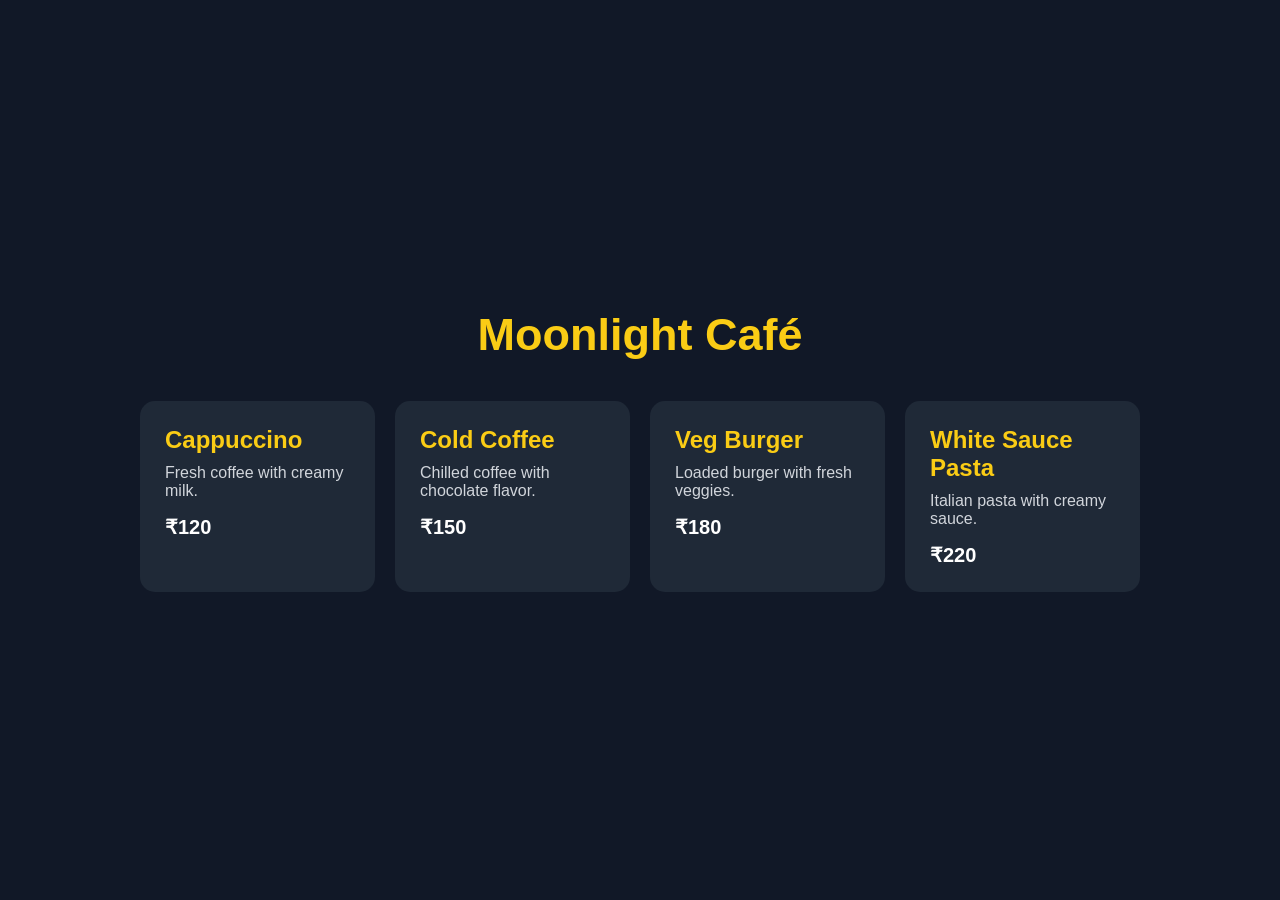
<file: Café Menu Website/index.html>
<!DOCTYPE html>
<html lang="en">
<head>
  <meta charset="UTF-8">
  <meta name="viewport" content="width=device-width, initial-scale=1.0">
  <title>Café Menu</title>

  <link rel="stylesheet" href="style.css">
</head>

<body>

  <div class="menu-container">

    <h1>Moonlight Café</h1>

    <div class="menu-section">

      <div class="card">
        <h2>Cappuccino</h2>
        <p>Fresh coffee with creamy milk.</p>
        <span>₹120</span>
      </div>

      <div class="card">
        <h2>Cold Coffee</h2>
        <p>Chilled coffee with chocolate flavor.</p>
        <span>₹150</span>
      </div>

      <div class="card">
        <h2>Veg Burger</h2>
        <p>Loaded burger with fresh veggies.</p>
        <span>₹180</span>
      </div>

      <div class="card">
        <h2>White Sauce Pasta</h2>
        <p>Italian pasta with creamy sauce.</p>
        <span>₹220</span>
      </div>

    </div>

  </div>

</body>
</html>
</file>
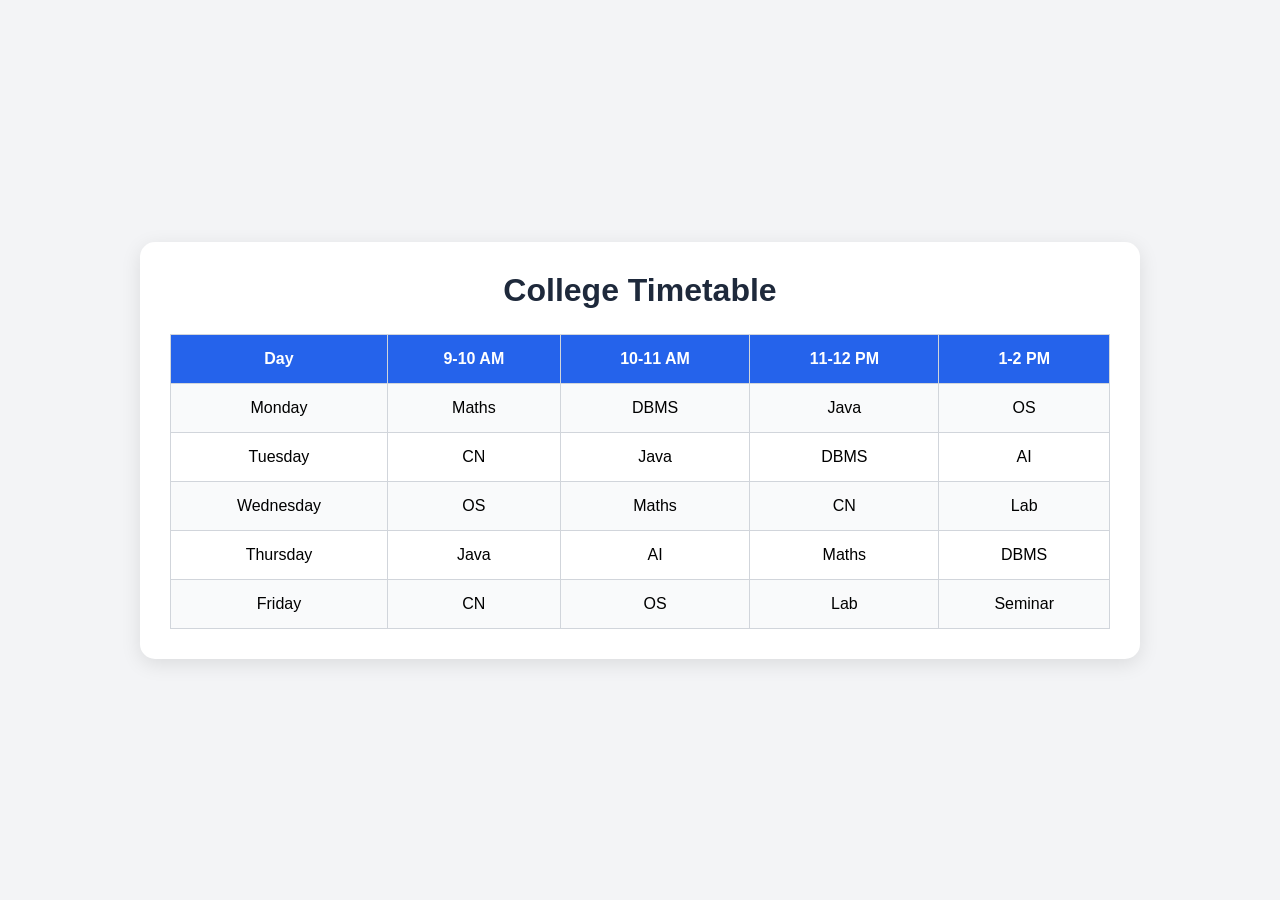
<file: College Timetable Website/index.html>
<!DOCTYPE html>
<html lang="en">
<head>
  <meta charset="UTF-8">
  <meta name="viewport" content="width=device-width, initial-scale=1.0">
  <title>College Timetable</title>

  <link rel="stylesheet" href="style.css">
</head>

<body>

  <div class="container">

    <h1>College Timetable</h1>

    <table>

      <tr>
        <th>Day</th>
        <th>9-10 AM</th>
        <th>10-11 AM</th>
        <th>11-12 PM</th>
        <th>1-2 PM</th>
      </tr>

      <tr>
        <td>Monday</td>
        <td>Maths</td>
        <td>DBMS</td>
        <td>Java</td>
        <td>OS</td>
      </tr>

      <tr>
        <td>Tuesday</td>
        <td>CN</td>
        <td>Java</td>
        <td>DBMS</td>
        <td>AI</td>
      </tr>

      <tr>
        <td>Wednesday</td>
        <td>OS</td>
        <td>Maths</td>
        <td>CN</td>
        <td>Lab</td>
      </tr>

      <tr>
        <td>Thursday</td>
        <td>Java</td>
        <td>AI</td>
        <td>Maths</td>
        <td>DBMS</td>
      </tr>

      <tr>
        <td>Friday</td>
        <td>CN</td>
        <td>OS</td>
        <td>Lab</td>
        <td>Seminar</td>
      </tr>

    </table>

  </div>

</body>
</html>
</file>
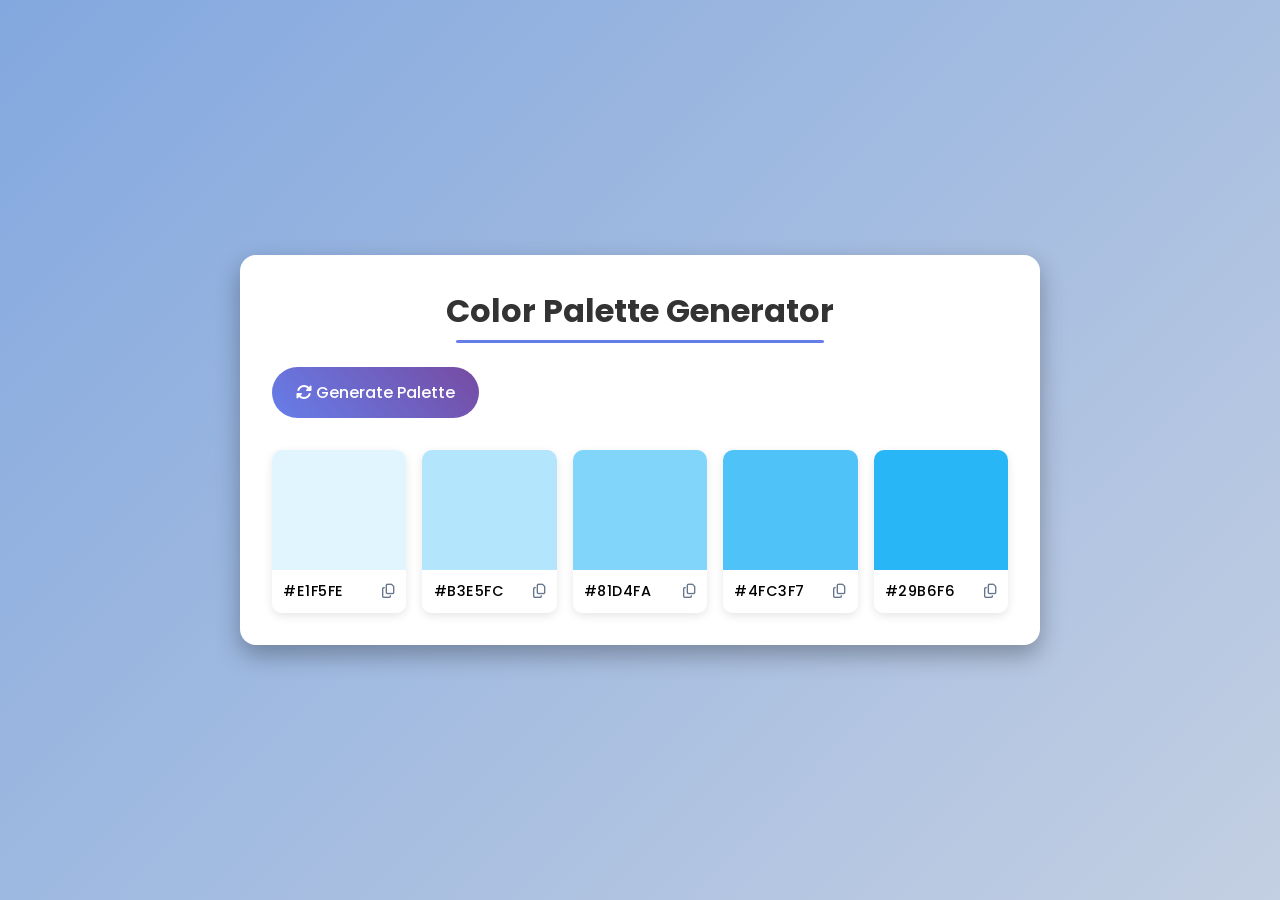
<file: color-palette-generator/index.html>
<!DOCTYPE html>
<html lang="en">
  <head>
    <meta charset="UTF-8" />
    <meta name="viewport" content="width=device-width, initial-scale=1.0" />
    <title>Color Palette Generator</title>
    <link
      rel="stylesheet"
      href="https://cdnjs.cloudflare.com/ajax/libs/font-awesome/6.7.2/css/all.min.css"
      integrity="sha512-Evv84Mr4kqVGRNSgIGL/F/aIDqQb7xQ2vcrdIwxfjThSH8CSR7PBEakCr51Ck+w+/U6swU2Im1vVX0SVk9ABhg=="
      crossorigin="anonymous"
      referrerpolicy="no-referrer"
    />
    <link rel="stylesheet" href="style.css" />
  </head>
  <body>
    <div class="container">
      <h1>Color Palette Generator</h1>

      <button id="generate-btn">
        <i class="fas fa-sync-alt"></i>
        Generate Palette
      </button>

      <div class="palette-container">
        <!-- COLOR BOX 1 -->
        <div class="color-box">
          <div class="color" style="background-color: #e1f5fe"></div>
          <div class="color-info">
            <span class="hex-value">#E1F5FE</span>
            <i class="far fa-copy copy-btn" title="Copy to clipboard"></i>
          </div>
        </div>
        <!-- COLOR BOX 2 -->
        <div class="color-box">
          <div class="color" style="background-color: #b3e5fc"></div>
          <div class="color-info">
            <span class="hex-value">#B3E5FC</span>
            <i class="far fa-copy copy-btn" title="Copy to clipboard"></i>
          </div>
        </div>
        <!-- COLOR BOX 3 -->
        <div class="color-box">
          <div class="color" style="background-color: #81d4fa"></div>
          <div class="color-info">
            <span class="hex-value">#81D4FA</span>
            <i class="far fa-copy copy-btn" title="Copy to clipboard"></i>
          </div>
        </div>
        <!-- COLOR BOX 4 -->
        <div class="color-box">
          <div class="color" style="background-color: #4fc3f7"></div>
          <div class="color-info">
            <span class="hex-value">#4FC3F7</span>
            <i class="far fa-copy copy-btn" title="Copy to clipboard"></i>
          </div>
        </div>
        <!-- COLOR BOX 5 -->
        <div class="color-box">
          <div class="color" style="background-color: #29b6f6"></div>
          <div class="color-info">
            <span class="hex-value">#29B6F6</span>
            <i class="far fa-copy copy-btn" title="Copy to clipboard"></i>
          </div>
        </div>
      </div>
    </div>

    <script src="script.js"></script>
  </body>
</html>
</file>
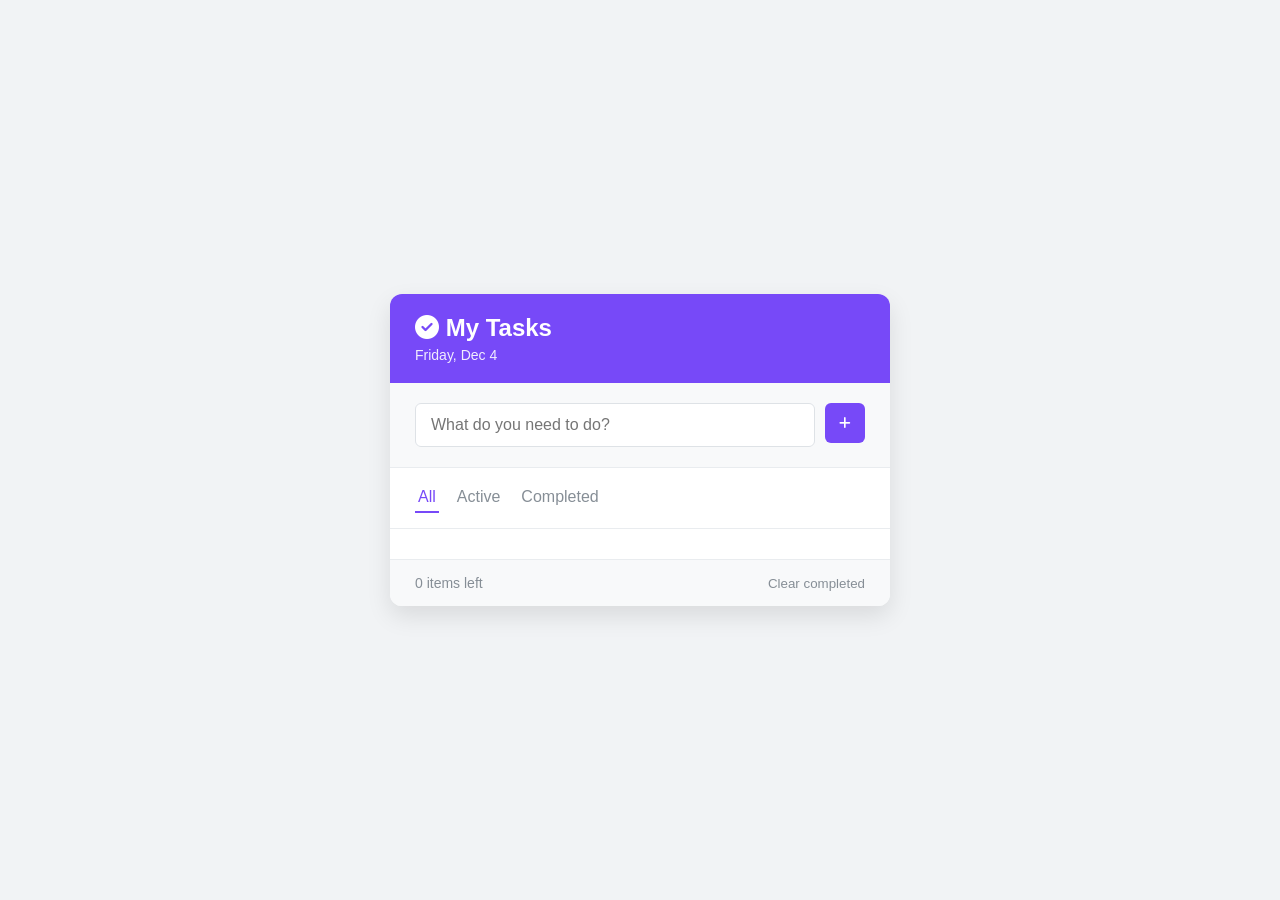
<file: to-do-app/index.html>
<!DOCTYPE html>
<html lang="en">
  <head>
    <meta charset="UTF-8" />
    <meta name="viewport" content="width=device-width, initial-scale=1.0" />
    <title>Todo App</title>
    <link rel="stylesheet" href="style.css" />
    <link
      rel="stylesheet"
      href="https://cdnjs.cloudflare.com/ajax/libs/font-awesome/6.7.2/css/all.min.css"
      integrity="sha512-Evv84Mr4kqVGRNSgIGL/F/aIDqQb7xQ2vcrdIwxfjThSH8CSR7PBEakCr51Ck+w+/U6swU2Im1vVX0SVk9ABhg=="
      crossorigin="anonymous"
      referrerpolicy="no-referrer"
    />
  </head>
  <body>
    <div class="app">
      <header>
        <h1>
          <i class="fas fa-check-circle"></i>
          My Tasks
        </h1>
        <p id="date"></p>
      </header>

      <div class="todo-input">
        <input type="text" id="task-input" placeholder="What do you need to do?" />
        <button id="add-task">
          <i class="fas fa-plus"></i>
        </button>
      </div>

      <div class="filters">
        <span class="filter active" data-filter="all"> All </span>
        <span class="filter" data-filter="active"> Active </span>
        <span class="filter" data-filter="completed"> Completed </span>
      </div>

      <div class="todos-container">
        <ul id="todos-list">
          <!-- li will be inserted right here later in the video -->
          <!-- <li class="todo-item">
            <label class="checkbox-container">
              <input type="checkbox" class="todo-checkbox" />
              <span class="checkmark"></span>
            </label>
            <span class="todo-item-text">Buy groceries</span>
            <button class="delete-btn"><i class="fas fa-times"></i></button>
          </li> -->
        </ul>
        <div class="empty-state hidden">
          <i class="fas fa-clipboard-list"></i>
          <p>No tasks here yet</p>
        </div>
      </div>

      <footer>
        <p id="items-left">0 items left</p>
        <button id="clear-completed">Clear completed</button>
      </footer>
    </div>

    <script src="script.js"></script>
  </body>
</html>
</file>
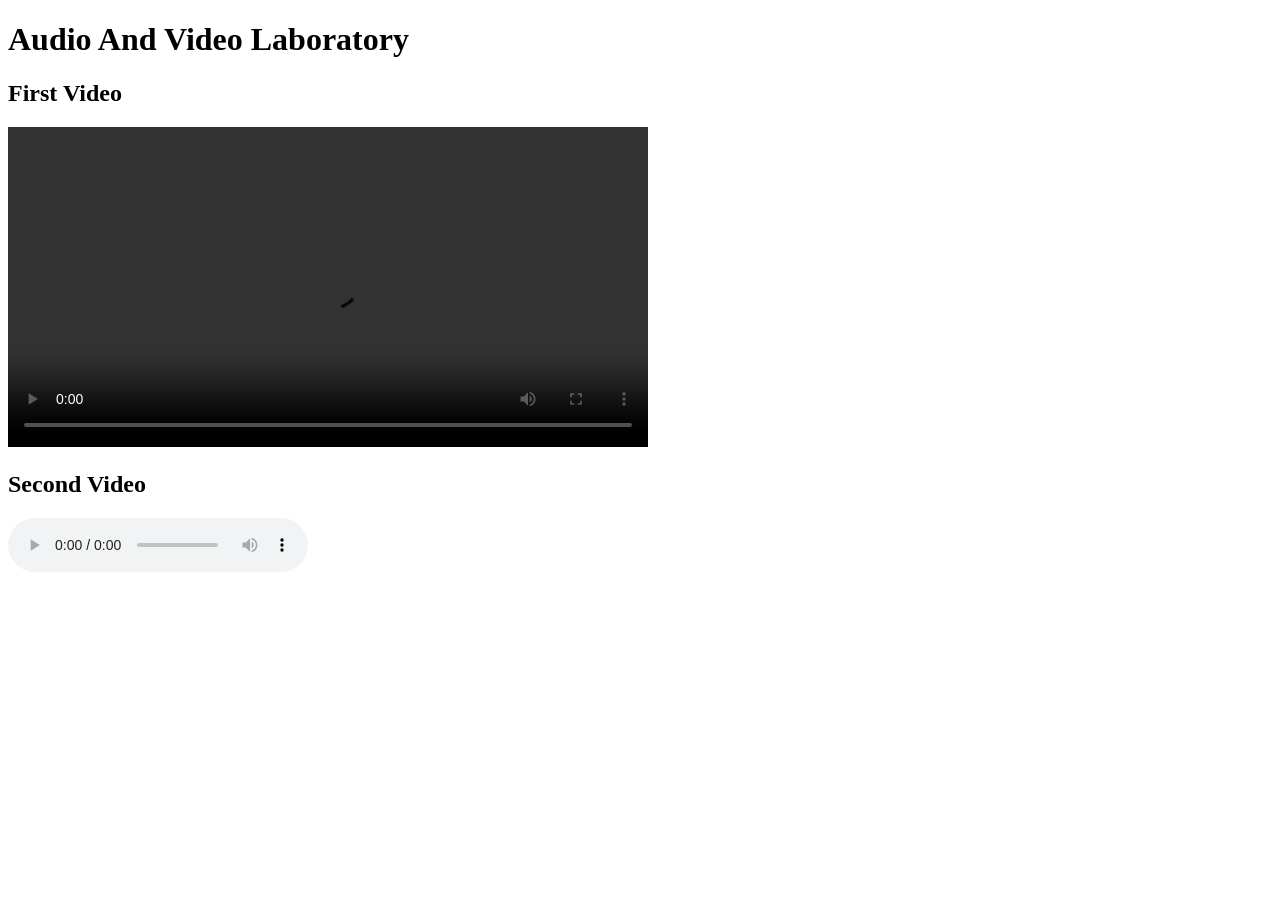
<file: AudioVideoLab.html>
<!DOCTYPE html>
<html lang="en">
<head>
  <meta charset="UTF-8" />
  <meta name="viewport" content="width=device-width, initial-scale=1.0"/>
  <title>HTML Audio and Video Lab</title>
</head>
<body>
  <h1>Audio And Video Laboratory</h1>
  <section>
    <h2>First Video</h2>
    <video controls width="640">
      <source src="https://cdn.freecodecamp.org/curriculum/labs/what-is-the-map-method-and-how-does-it-work.mp4" type="video/mp4"
    </video>
  </section>
  <section>
    <h2>Second Video</h2>
    <audio controls loop src="https://cdn.freecodecamp.org/curriculum/js-music-player/we-are-going-to-make-it.mp3"></audio>
  </section>
</body>
</html>
</file>
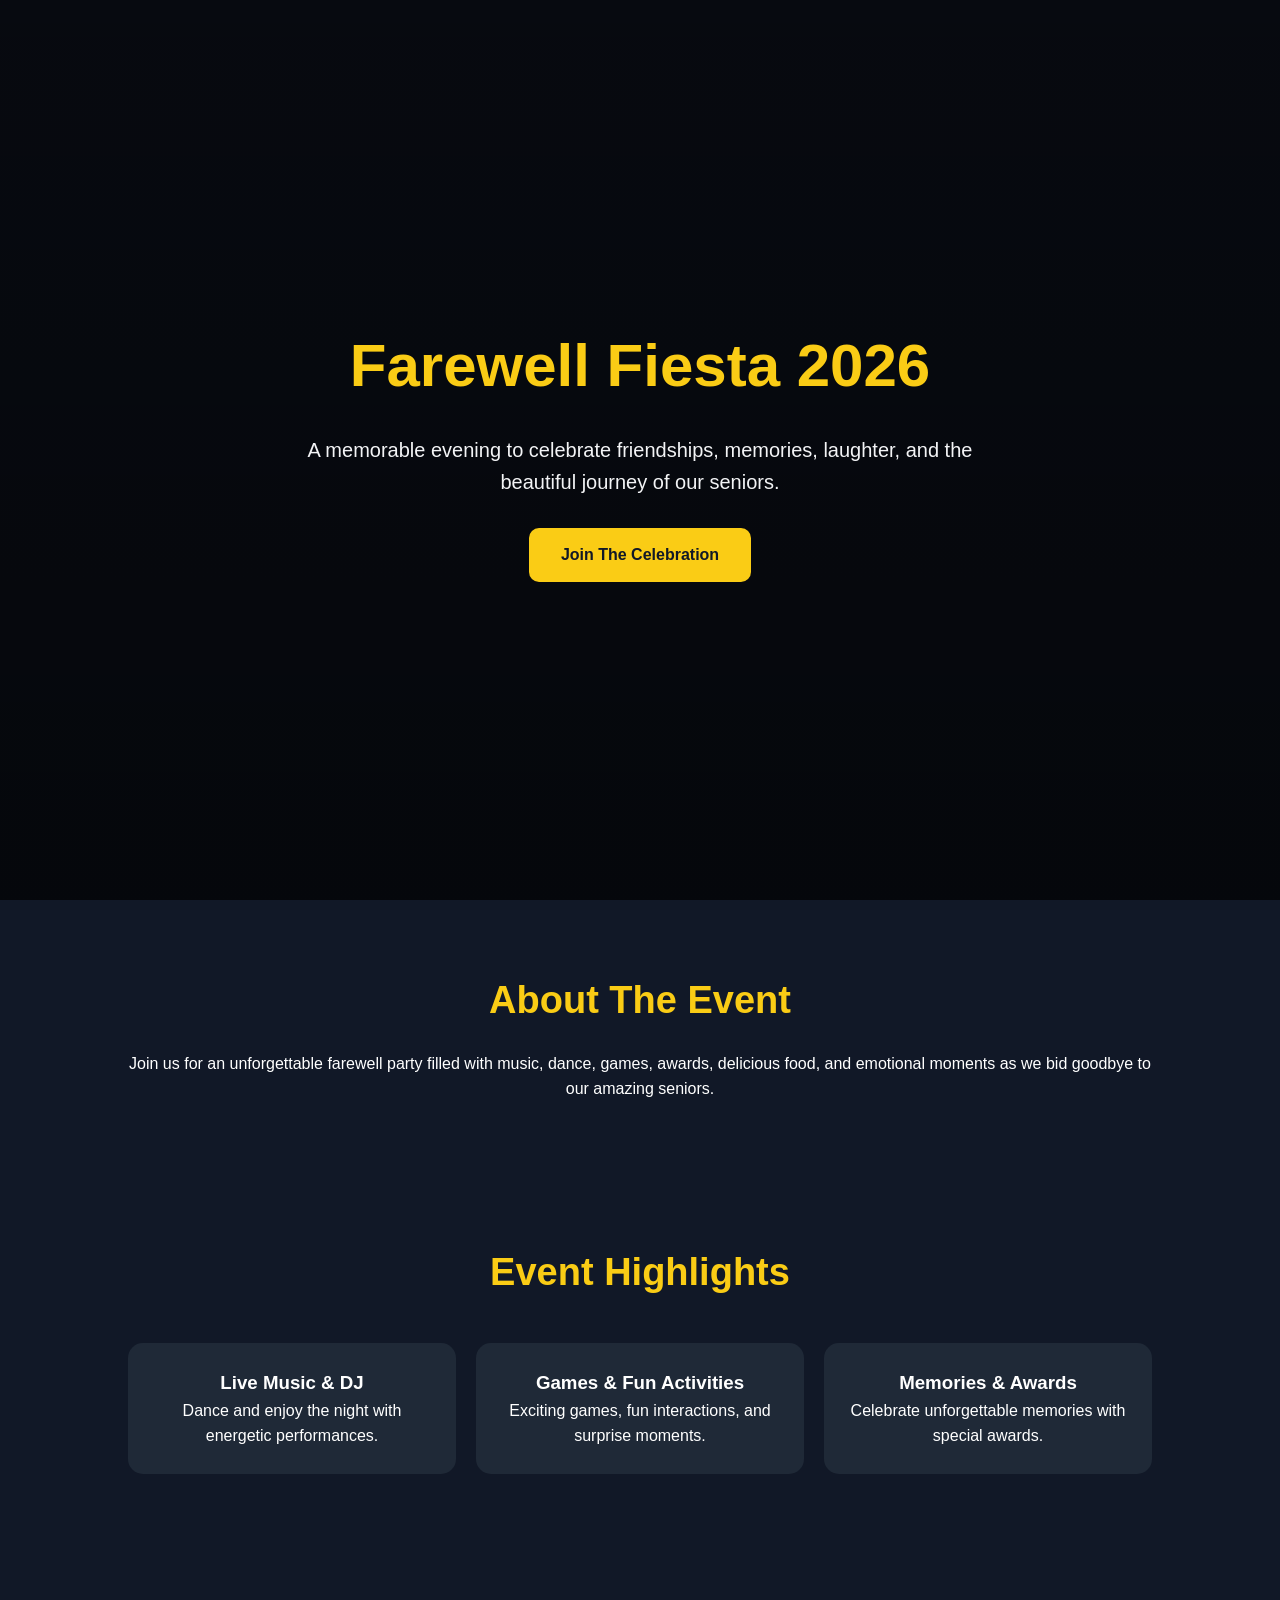
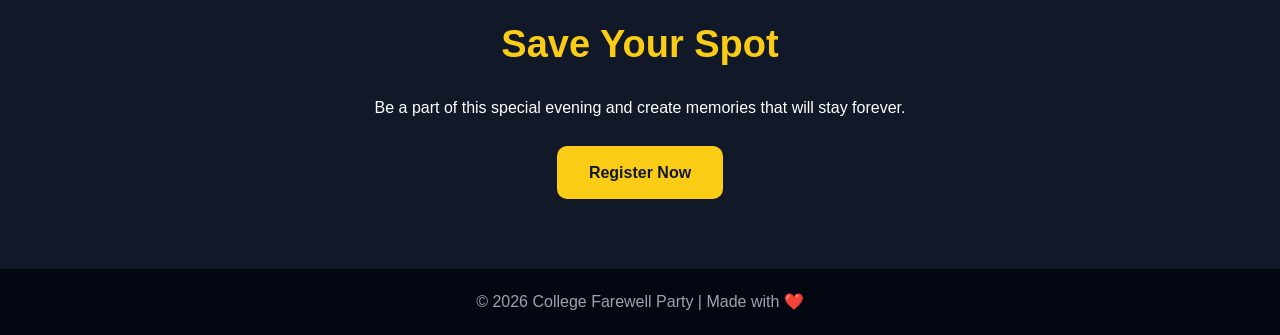
<file: event-landing-page.html>
<!DOCTYPE html>
<html lang="en">
<head>
  <meta charset="UTF-8">
  <meta name="viewport" content="width=device-width, initial-scale=1.0">
  <title>College Farewell 2026</title>

  <style>
    *{
      margin:0;
      padding:0;
      box-sizing:border-box;
      font-family:Arial, sans-serif;
    }

    body{
      background:#111827;
      color:white;
      line-height:1.6;
    }

    header{
      height:100vh;
      background:
      linear-gradient(rgba(0,0,0,0.6), rgba(0,0,0,0.7)),
      url('https://images.unsplash.com/photo-1523580494863-6f3031224c94?q=80&w=1200') center/cover;
      display:flex;
      justify-content:center;
      align-items:center;
      text-align:center;
      padding:20px;
    }

    .hero{
      max-width:700px;
    }

    .hero h1{
      font-size:60px;
      color:#facc15;
      margin-bottom:20px;
    }

    .hero p{
      font-size:20px;
      color:#f3f4f6;
      margin-bottom:30px;
    }

    .btn{
      display:inline-block;
      padding:14px 32px;
      background:#facc15;
      color:#111827;
      text-decoration:none;
      border-radius:10px;
      font-weight:bold;
      transition:0.3s;
    }

    .btn:hover{
      background:#eab308;
      transform:scale(1.05);
    }

    section{
      padding:70px 10%;
      text-align:center;
    }

    h2{
      font-size:38px;
      margin-bottom:20px;
      color:#facc15;
    }

    .cards{
      display:grid;
      grid-template-columns:repeat(auto-fit,minmax(250px,1fr));
      gap:20px;
      margin-top:40px;
    }

    .card{
      background:#1f2937;
      padding:25px;
      border-radius:15px;
      transition:0.3s;
    }

    .card:hover{
      transform:translateY(-8px);
      background:#374151;
    }

    footer{
      background:#030712;
      text-align:center;
      padding:20px;
      color:#9ca3af;
    }

    @media(max-width:768px){

      .hero h1{
        font-size:42px;
      }

      .hero p{
        font-size:18px;
      }

    }
  </style>
</head>

<body>

  <header>
    <div class="hero">
      <h1>Farewell Fiesta 2026</h1>

      <p>
        A memorable evening to celebrate friendships, memories,
        laughter, and the beautiful journey of our seniors.
      </p>

      <a href="#join" class="btn">Join The Celebration</a>
    </div>
  </header>

  <section>
    <h2>About The Event</h2>

    <p>
      Join us for an unforgettable farewell party filled with music,
      dance, games, awards, delicious food, and emotional moments as we
      bid goodbye to our amazing seniors.
    </p>
  </section>

  <section>
    <h2>Event Highlights</h2>

    <div class="cards">

      <div class="card">
        <h3>Live Music & DJ</h3>
        <p>Dance and enjoy the night with energetic performances.</p>
      </div>

      <div class="card">
        <h3>Games & Fun Activities</h3>
        <p>Exciting games, fun interactions, and surprise moments.</p>
      </div>

      <div class="card">
        <h3>Memories & Awards</h3>
        <p>Celebrate unforgettable memories with special awards.</p>
      </div>

    </div>
  </section>

  <section id="join">
    <h2>Save Your Spot</h2>

    <p>
      Be a part of this special evening and create memories that will
      stay forever.
    </p>

    <br>

    <a href="#" class="btn">Register Now</a>
  </section>

  <footer>
    <p>© 2026 College Farewell Party | Made with ❤️</p>
  </footer>

</body>
</html>
</file>
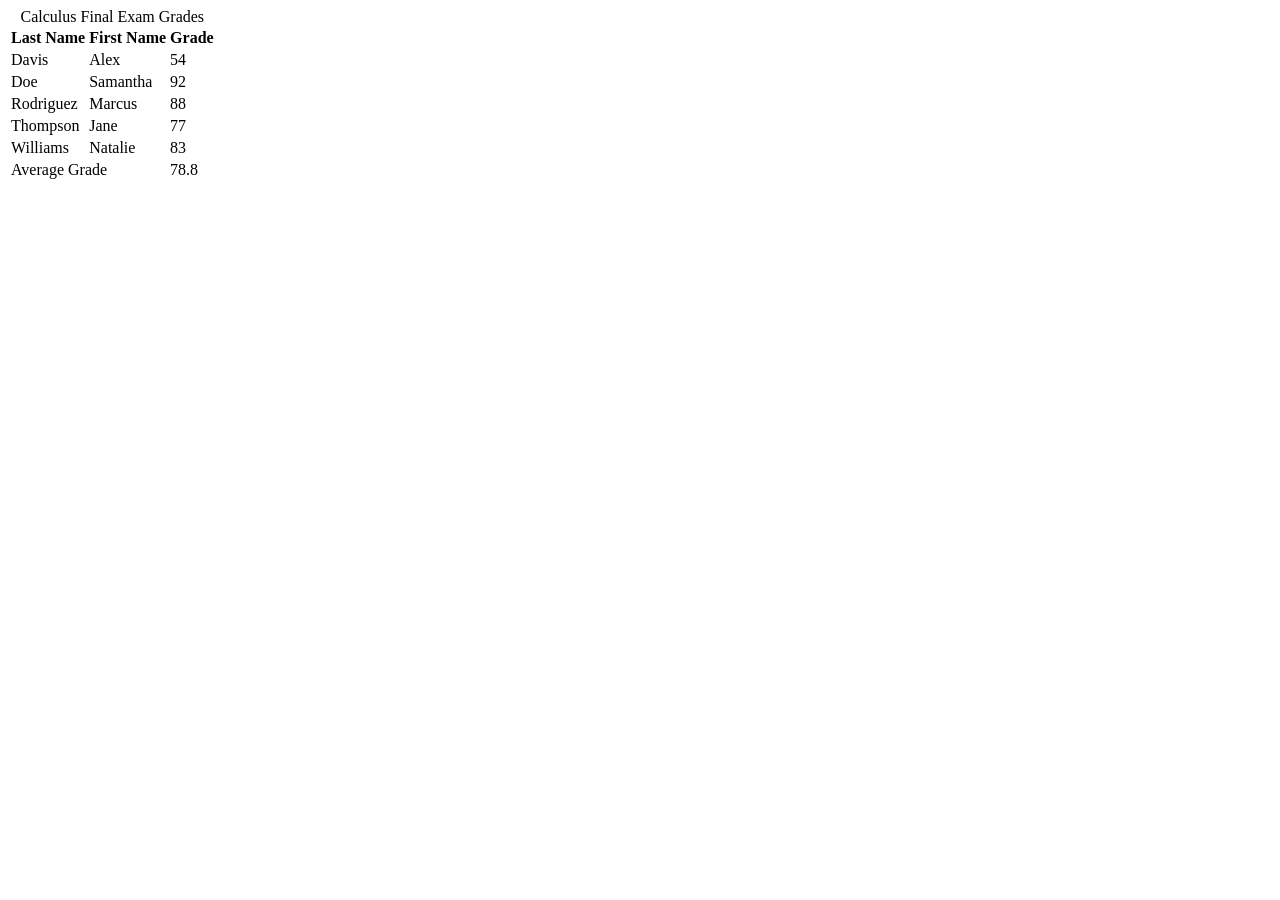
<file: finalExamsTable.html>
<!DOCTYPE html>
<html lang="en">
  <head>
    <title>Calculus Final Exams Table</title>
    <meta charset="UTF-8" />
  </head>
  <body>
    <table>
      <caption>
        Calculus Final Exam Grades
      </caption>

      <thead>     
        <tr>
          <th>Last Name</th>
          <th>First Name</th>
          <th>Grade</th>
        </tr>
      </thead>

      <tbody>
        <tr>
          <td>Davis</td>
          <td>Alex</td>
          <td>54</td>
        </tr>

        <tr>
          <td>Doe</td>
          <td>Samantha</td>
          <td>92</td>
        </tr>

        <tr>
          <td>Rodriguez</td>
          <td>Marcus</td>
          <td>88</td>
        </tr>

        <tr>
          <td>Thompson</td>
          <td>Jane</td>
          <td>77</td>
        </tr>

        <tr>
          <td>Williams</td>
          <td>Natalie</td>
          <td>83</td>
        </tr>
      </tbody>

      <tfoot>
        <tr>
          <td colspan="2">Average Grade</td>
          <td>78.8</td>
        </tr>
      </tfoot>
    </table>
  </body>
</html>
</file>
<file: Café Menu Website/style.css>
*{
  margin:0;
  padding:0;
  box-sizing:border-box;
  font-family:Arial, sans-serif;
}

body{
  background:#111827;
  color:white;
  min-height:100vh;
  display:flex;
  justify-content:center;
  align-items:center;
  padding:40px;
}

.menu-container{
  width:100%;
  max-width:1000px;
}

h1{
  text-align:center;
  margin-bottom:40px;
  font-size:45px;
  color:#facc15;
}

.menu-section{
  display:grid;
  grid-template-columns:repeat(auto-fit,minmax(220px,1fr));
  gap:20px;
}

.card{
  background:#1f2937;
  padding:25px;
  border-radius:15px;
  transition:0.3s;
}

.card:hover{
  transform:translateY(-8px);
  background:#374151;
}

.card h2{
  margin-bottom:10px;
  color:#facc15;
}

.card p{
  margin-bottom:15px;
  color:#d1d5db;
}

.card span{
  font-size:20px;
  font-weight:bold;
}
</file>
<file: College Timetable Website/style.css>
*{
  margin:0;
  padding:0;
  box-sizing:border-box;
  font-family:Arial, sans-serif;
}

body{
  background:#f3f4f6;
  display:flex;
  justify-content:center;
  align-items:center;
  min-height:100vh;
}

.container{
  width:90%;
  max-width:1000px;
  background:white;
  padding:30px;
  border-radius:15px;
  box-shadow:0 5px 20px rgba(0,0,0,0.1);
}

h1{
  text-align:center;
  margin-bottom:25px;
  color:#1e293b;
}

table{
  width:100%;
  border-collapse:collapse;
}

th,td{
  padding:15px;
  text-align:center;
  border:1px solid #d1d5db;
}

th{
  background:#2563eb;
  color:white;
}

tr:nth-child(even){
  background:#f9fafb;
}

tr:hover{
  background:#dbeafe;
}
</file>
<file: color-palette-generator/style.css>
/* Basic Reset */
@import url(https://fonts.googleapis.com/css?family=Poppins:100,100italic,200,200italic,300,300italic,regular,italic,500,500italic,600,600italic,700,700italic,800,800italic,900,900italic);

* {
  margin: 0;
  padding: 0;
  box-sizing: border-box;
  font-family: "Poppins", sans-serif;
}

body {
  background: linear-gradient(135deg, #83a8df, #c3cfe2);
  min-height: 100vh;
  display: flex;
  align-items: center;
  justify-content: center;
  padding: 20px;
}

.container {
  background-color: #fff;
  border-radius: 1rem;
  padding: 2rem;
  width: 100%;
  max-width: 800px;
  box-shadow: 0 10px 25px rgba(0, 0, 0, 0.3);
}

h1 {
  text-align: center;
  margin-bottom: 1.5rem;
  color: #333;
  position: relative;
  padding-bottom: 0.5rem;
}

h1::after {
  content: "";
  position: absolute;
  bottom: 0;
  left: 50%;
  transform: translateX(-50%);
  width: 50%;
  height: 3px;
  background-color: #667eea;
  border-radius: 2px;
}

#generate-btn {
  background: linear-gradient(45deg, #667eea, #764ba2);
  color: white;
  border: none;
  padding: 0.8rem 1.5rem;
  border-radius: 50px;
  cursor: pointer;
  font-weight: 500;
  margin-bottom: 2rem;
  font-size: 1rem;
}

#generate-btn:hover {
  transform: translateY(-2px);
  box-shadow: 0 6px 10px rgba(102, 126, 234, 0.3);
}

#generate-btn:active {
  transform: translateY(0);
}

.palette-container {
  display: grid;
  gap: 1rem;
  grid-template-columns: repeat(auto-fit, minmax(130px, 1fr));
}

.color-box {
  border-radius: 10px;
  overflow: hidden;
  box-shadow: 0 3px 10px rgba(0, 0, 0, 0.1);
  transition: transform 0.2s;
}

.color-box:hover {
  transform: translateY(-5px);
}

.color {
  height: 120px;
  cursor: pointer;
}

.color-info {
  background-color: #fff;
  padding: 0.7rem;
  display: flex;
  align-items: center;
  justify-content: space-between;
  font-size: 0.9rem;
}

.hex-value {
  font-weight: 500;
  letter-spacing: 0.5px;
}

.copy-btn {
  cursor: pointer;
  color: #64748b;
  transition: color 0.2s;
}

.copy-btn:hover {
  color: #667eea;
}

@media (max-width: 768px) {
  .palette-container {
    grid-template-columns: repeat(auto-fit, minmax(100px, 1fr));
  }
}
</file>
<file: to-do-app/style.css>
* {
  margin: 0;
  padding: 0;
  box-sizing: border-box;
}

:root {
  --primary: #7749f8;
  --primary-light: #9775fa;
  --dark: #212529;
  --light: #f8f9fa;
  --gray: #868e96;
  --danger: #fa5252;
  --success: #40c057;
  --border: #e9ecef;
}

body {
  font-family: sans-serif;
  background-color: #f1f3f5;
  min-height: 100vh;
  display: flex;
  justify-content: center;
  align-items: center;
  padding: 20px;
  color: var(--dark);
}

.app {
  width: 100%;
  max-width: 500px;
  background-color: #fff;
  border-radius: 12px;
  overflow: hidden;
  box-shadow: 0 10px 25px rgba(0, 0, 0, 0.1);
}

header {
  background-color: var(--primary);
  color: white;
  padding: 20px 25px;
}

header h1 {
  font-size: 24px;
  margin-bottom: 5px;
  font-weight: 600;
}

header p {
  font-size: 14px;
  opacity: 0.9;
}

.todo-input {
  padding: 20px 25px;
  display: flex;
  gap: 10px;
  background-color: var(--light);
  border-bottom: 1px solid var(--border);
}

.todo-input input {
  flex: 1;
  padding: 12px 15px;
  border: 1px solid #dee2e6;
  font-size: 1rem;
  transition: all 0.2s;
  border-radius: 6px;
}

.todo-input input:focus {
  outline: none;
  border-color: var(--primary);
  box-shadow: 0 0 0 3px rgba(119, 73, 248, 0.15);
}

.todo-input button {
  background-color: var(--primary);
  color: white;
  width: 40px;
  height: 40px;
  border: none;
  border-radius: 6px;
  cursor: pointer;
  transition: all 0.2s;
}

.todo-input button:hover {
  background-color: var(--primary-light);
}

.filters {
  display: flex;
  gap: 15px;
  border-bottom: 1px solid var(--border);
  padding: 15px 25px;
}

.filter {
  padding: 5px 3px;
  cursor: pointer;
  color: var(--gray);
  border-bottom: 2px solid transparent;
  transition: all 0.2s;
}

.filter:hover {
  color: var(--primary);
}

.filter.active {
  color: var(--primary);
  border-bottom: 2px solid var(--primary);
  font-weight: 500;
}

.todos-container {
  padding: 15px 0;
  max-height: 300px;
  overflow-y: auto;
}

#todos-list {
  list-style-type: none;
}

.todo-item {
  padding: 12px 15px;
  display: flex;
  align-items: center;
  transition: background-color 0.2s;
}

.todo-item:hover {
  background-color: var(--light);
}

.checkbox-container {
  margin-right: 15px;
}

.todo-checkbox {
  opacity: 0;
  position: absolute;
}

.checkmark {
  display: inline-block;
  width: 20px;
  height: 20px;
  border: 2px solid #dee2e6;
  border-radius: 4px;
  position: relative;
  cursor: pointer;
  transition: all 0.2s;
}

.todo-checkbox:checked + .checkmark {
  background-color: var(--success);
  border-color: var(--success);
}

.todo-checkbox:checked + .checkmark::after {
  content: "";
  position: absolute;
  left: 6px;
  top: 2px;
  width: 5px;
  height: 10px;
  border: solid white;
  border-width: 0 2px 2px 0;
  transform: rotate(45deg);
}

.todo-item-text {
  flex: 1;
  font-size: 1rem;
  transition: all 0.2s;
}

.todo-item.completed .todo-item-text {
  text-decoration: line-through;
  color: var(--gray);
}

.delete-btn {
  background: none;
  border: none;
  color: var(--gray);
  cursor: pointer;
  font-size: 16px;
  opacity: 0;
  transition: all 0.2s;
}

.todo-item:hover .delete-btn {
  opacity: 1;
}

.delete-btn:hover {
  color: var(--danger);
}

.empty-state {
  display: flex;
  flex-direction: column;
  align-items: center;
  justify-content: center;
  padding: 40px 0;
  color: var(--gray);
}

.empty-state i {
  font-size: 40px;
  margin-bottom: 10px;
  opacity: 0.7;
}

.hidden {
  display: none;
}

footer {
  display: flex;
  justify-content: space-between;
  align-items: center;
  padding: 15px 25px;
  border-top: 1px solid var(--border);
  background-color: var(--light);
  font-size: 14px;
}

#items-left {
  color: var(--gray);
}

#clear-completed {
  background: none;
  border: none;
  color: var(--gray);
  cursor: pointer;
  transition: all 0.2s;
}

#clear-completed:hover {
  color: var(--danger);
}
</file>
